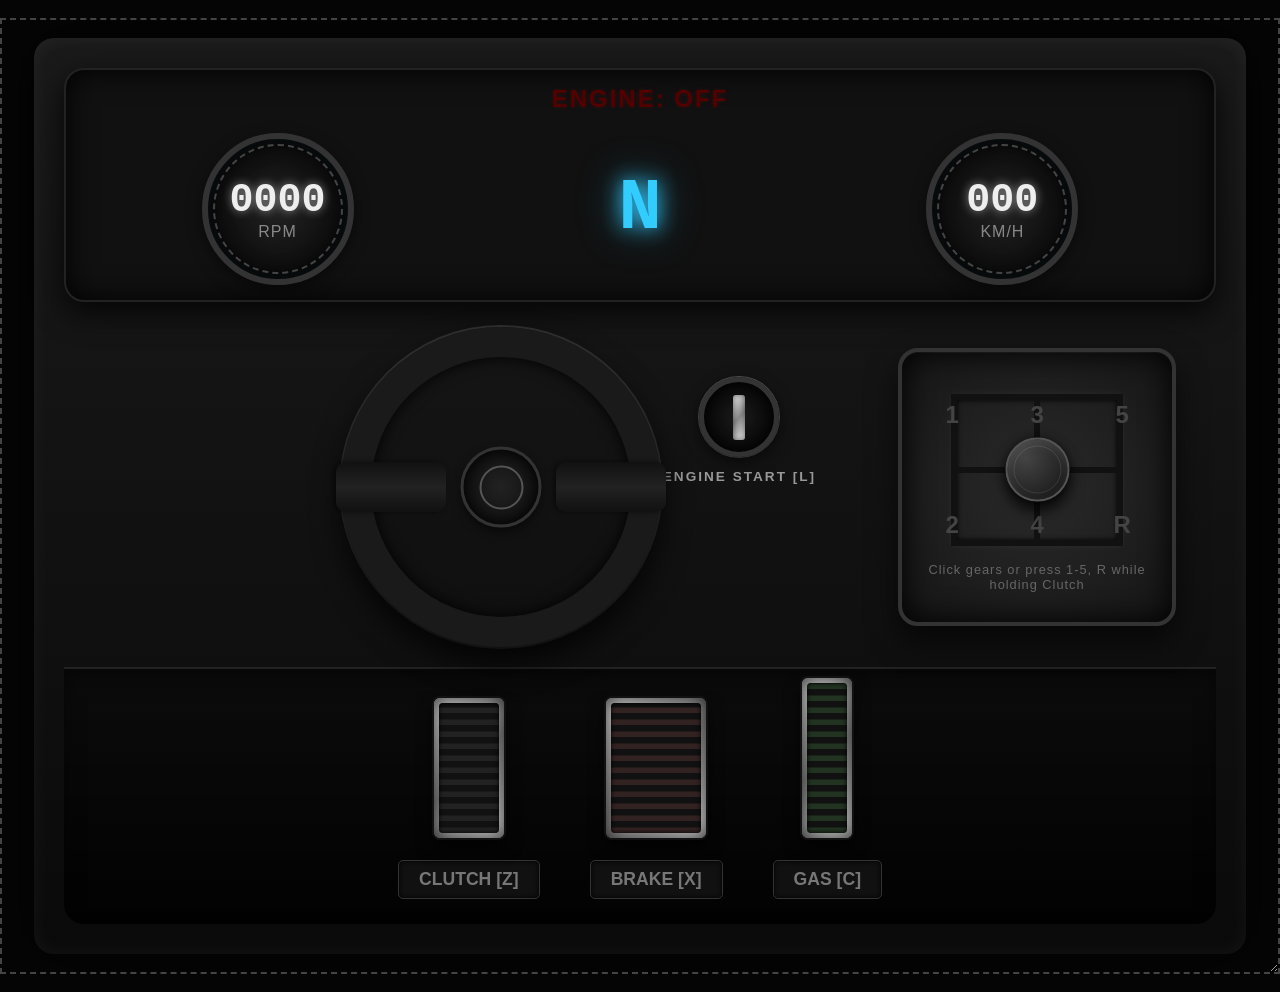
<file: index.html>
<!DOCTYPE html>
<html lang="en">

<head>
    <meta charset="UTF-8">
    <meta name="viewport" content="width=device-width, initial-scale=1.0, maximum-scale=1.0, user-scalable=no">
    <title>Car Simulation</title>
    <link rel="stylesheet" href="style.css">
</head>

<body>
    <!-- User modifiable wrapper -->
    <div class="user-modifiable-wrapper"
        style="width: 100%; min-height: 100vh; display: flex; justify-content: center; align-items: center; border: 2px dashed #444; overflow: auto; resize: both; margin: 0 auto; box-sizing: border-box; padding: 2vh 0;">
        <div class="simulation-container">
            <!-- Dashboard -->
            <div class="dashboard">
                <div class="indicator engine-status" id="engine-status">ENGINE: OFF</div>
                <div class="gauges">
                    <div class="gauge rpm-gauge">
                        <span class="value" id="rpm-value">0</span>
                        <span class="unit">RPM</span>
                    </div>
                    <div class="gear-display" id="current-gear">N</div>
                    <div class="gauge speed-gauge">
                        <span class="value" id="speed-value">0</span>
                        <span class="unit">KM/H</span>
                    </div>
                </div>
            </div>

            <!-- Controls Area -->
            <div class="controls-area">
                <!-- Steering Wheel -->
                <div class="steering-column">
                    <div class="steering-wheel" id="steering-wheel" title="Drag to turn">
                        <div class="wheel-center"></div>
                        <div class="wheel-spoke top"></div>
                        <div class="wheel-spoke left"></div>
                        <div class="wheel-spoke right"></div>
                    </div>
                </div>

                <!-- Ignition Key -->
                <div class="ignition">
                    <div class="key-slot" id="key-slot" title="Click to Start/Stop Engine">
                        <div class="key" id="car-key"></div>
                    </div>
                    <label>ENGINE START [L]</label>
                </div>

                <!-- Gearbox -->
                <div class="gearbox-container">
                    <div class="gearbox">
                        <div class="pattern"></div>
                        <div class="gears">
                            <div class="gear-slot" data-gear="1">1</div>
                            <div class="gear-slot" data-gear="3">3</div>
                            <div class="gear-slot" data-gear="5">5</div>
                            <div class="gear-slot" data-gear="2">2</div>
                            <div class="gear-slot" data-gear="4">4</div>
                            <div class="gear-slot" data-gear="R">R</div>
                        </div>
                        <div class="gear-stick" id="gear-stick">
                            <div class="knob"></div>
                        </div>
                    </div>
                    <div class="gearbox-label">Click gears or press 1-5, R while holding Clutch</div>
                </div>
            </div>

            <!-- Pedals -->
            <div class="pedals-container">
                <div class="pedal clutch-pedal" id="clutch" data-pedal="clutch">
                    <div class="pedal-pad"></div>
                    <label>CLUTCH [Z]</label>
                </div>
                <div class="pedal brake-pedal" id="brake" data-pedal="brake">
                    <div class="pedal-pad wide"></div>
                    <label>BRAKE [X]</label>
                </div>
                <div class="pedal gas-pedal" id="gas" data-pedal="gas">
                    <div class="pedal-pad tall"></div>
                    <label>GAS [C]</label>
                </div>
            </div>
        </div>
    </div>
    <script src="script.js"></script>
</body>

</html>
</file>
<file: style.css>
:root {
    --bg-color: #050505;
    --dashboard-bg: #111;
    --text-color: #eee;
    --accent-red: #ff3333;
    --accent-blue: #33ccff;
    --accent-green: #33ff33;
    --pedal-bg: #333;
    --pedal-active: #555;
    --chrome: linear-gradient(135deg, #e0e0e0, #888, #e0e0e0);
}

body {
    margin: 0;
    padding: 0;
    background-color: var(--bg-color);
    color: var(--text-color);
    font-family: 'Segoe UI', Tahoma, Geneva, Verdana, sans-serif;
    display: flex;
    justify-content: center;
    align-items: center;
    min-height: 100vh;
    overflow-y: auto;
    overflow-x: hidden;
    user-select: none;
    padding: 2vh 0;
    box-sizing: border-box;
}

.simulation-container {
    width: 95%;
    max-width: 1400px;
    height: 100%;
    min-height: 500px;
    background: linear-gradient(to bottom, #1a1a1a, #0a0a0a);
    border-radius: 20px;
    box-shadow: 0 0 50px rgba(0, 0, 0, 0.8), inset 0 0 20px rgba(255, 255, 255, 0.05);
    display: flex;
    flex-direction: column;
    padding: 30px;
    box-sizing: border-box;
    position: relative;
}

/* Dashboard */
.dashboard {
    background: var(--dashboard-bg);
    border-radius: 20px;
    padding: 15px;
    /* Reduced from 20 */
    margin-bottom: 25px;
    /* Reduced from 40 */
    border: 2px solid #222;
    box-shadow: inset 0 0 30px #000, 0 10px 30px rgba(0, 0, 0, 0.8);
    backdrop-filter: blur(10px);
}

.engine-status {
    text-align: center;
    font-weight: bold;
    font-size: 1.5rem;
    color: #550000;
    margin-bottom: 20px;
    text-shadow: 0 0 5px #ff000022;
    transition: color 0.3s, text-shadow 0.3s;
    letter-spacing: 2px;
}

.engine-status.on {
    color: var(--accent-green);
    text-shadow: 0 0 15px var(--accent-green);
}

.gauges {
    display: flex;
    justify-content: space-around;
    align-items: center;
}

.gauge {
    display: flex;
    flex-direction: column;
    align-items: center;
    background: radial-gradient(circle, #222, #000);
    border: 6px solid #333;
    border-radius: 50%;
    width: 140px;
    /* Reduced from 180 */
    height: 140px;
    /* Reduced from 180 */
    justify-content: center;
    box-shadow: inset 0 0 20px rgba(0, 0, 0, 0.8), 0 5px 15px rgba(0, 0, 0, 0.5), inset 0 0 10px rgba(51, 204, 255, 0.1);
    position: relative;
}

.gauge::before {
    content: '';
    position: absolute;
    top: 5px;
    left: 5px;
    right: 5px;
    bottom: 5px;
    border: 2px dashed #444;
    border-radius: 50%;
    pointer-events: none;
}

.gauge .value {
    font-size: 2.5rem;
    /* Reduced from 3.5 */
    font-weight: bold;
    color: var(--text-color);
    font-family: 'Courier New', Courier, monospace;
    text-shadow: 0 0 10px rgba(255, 255, 255, 0.5);
}

.gauge .unit {
    font-size: 1rem;
    color: #888;
    letter-spacing: 1px;
}

.gear-display {
    font-size: 4.5rem;
    /* Reduced from 6.0 */
    font-weight: bold;
    color: var(--accent-blue);
    text-shadow: 0 0 20px var(--accent-blue), 0 0 40px rgba(51, 204, 255, 0.5);
    width: 90px;
    text-align: center;
    font-family: 'Courier New', Courier, monospace;
}

/* Controls Area (Wheel, Key, Gearbox) */
.controls-area {
    display: flex;
    justify-content: space-between;
    align-items: center;
    flex: 1;
    position: relative;
    padding: 0 40px;
}

/* Steering Wheel */
.steering-column {
    flex: 1;
    display: flex;
    justify-content: center;
}

.steering-wheel {
    width: 260px;
    /* Reduced from 320 */
    height: 260px;
    /* Reduced from 320 */
    border: 30px solid #1a1a1a;
    /* Reduced from 35 */
    border-radius: 50%;
    position: relative;
    box-shadow: inset 0 0 15px #000, 0 15px 30px rgba(0, 0, 0, 0.8), 0 0 0 2px #333;
    transition: transform 0.1s;
    cursor: grab;
    z-index: 10;
    background: radial-gradient(circle transparent 50%, rgba(0, 0, 0, 0.3));
}

.steering-wheel:active {
    cursor: grabbing;
}

.wheel-center {
    position: absolute;
    top: 50%;
    left: 50%;
    transform: translate(-50%, -50%);
    width: 75px;
    /* Reduced from 90 */
    height: 75px;
    /* Reduced from 90 */
    background: radial-gradient(circle, #222, #0a0a0a);
    border-radius: 50%;
    border: 3px solid #333;
    box-shadow: inset 0 0 15px #000, 0 5px 10px rgba(0, 0, 0, 0.5);
    display: flex;
    justify-content: center;
    align-items: center;
}

.wheel-center::after {
    content: '';
    width: 40px;
    height: 40px;
    border: 2px solid #555;
    border-radius: 50%;
}

.wheel-spoke {
    position: absolute;
    background: linear-gradient(90deg, #111, #222, #111);
    box-shadow: 0 2px 5px rgba(0, 0, 0, 0.5);
}

.wheel-spoke.top {
    display: none;
}

.wheel-spoke.left {
    width: 50px;
    height: 110px;
    top: 50%;
    left: -5px;
    transform: translateY(-50%) rotate(90deg);
    border-radius: 10px;
}

.wheel-spoke.right {
    width: 50px;
    height: 110px;
    top: 50%;
    right: -5px;
    transform: translateY(-50%) rotate(90deg);
    border-radius: 10px;
}

.wheel-spoke.bottom {
    width: 110px;
    height: 50px;
    bottom: -5px;
    left: 50%;
    transform: translateX(-50%) rotate(90deg);
    border-radius: 10px;
}

/* Ignition Key */
.ignition {
    display: flex;
    flex-direction: column;
    align-items: center;
    position: absolute;
    top: 50px;
    right: 400px;
    /* Adjusted */
    z-index: 5;
}

.key-slot {
    width: 70px;
    height: 70px;
    border-radius: 50%;
    background: radial-gradient(circle, #1a1a1a, #000);
    border: 5px solid #333;
    display: flex;
    justify-content: center;
    align-items: center;
    cursor: pointer;
    position: relative;
    box-shadow: inset 0 0 15px rgba(0, 0, 0, 0.9), 0 5px 15px rgba(0, 0, 0, 0.6), 0 0 0 1px #555;
    margin-bottom: 12px;
    transition: box-shadow 0.2s;
}

.key-slot:hover {
    box-shadow: inset 0 0 15px rgba(0, 0, 0, 0.9), 0 5px 15px rgba(0, 0, 0, 0.6), 0 0 0 2px var(--accent-red);
}

.key {
    width: 12px;
    height: 45px;
    background: var(--chrome);
    border-radius: 3px;
    transition: transform 0.3s cubic-bezier(0.4, 0.0, 0.2, 1);
    transform-origin: bottom center;
    box-shadow: inset 0 0 5px rgba(0, 0, 0, 0.5);
}

.key.cranking {
    transform: rotate(45deg);
    box-shadow: inset 0 0 10px rgba(0, 0, 0, 0.8);
}

.key.on {
    transform: rotate(90deg);
}

.ignition label {
    font-size: 0.85rem;
    color: #999;
    letter-spacing: 2px;
    font-weight: bold;
}

/* Gearbox */
.gearbox-container {
    width: 240px;
    /* Reduced from 280 */
    height: 240px;
    /* Reduced from 280 */
    background: radial-gradient(circle, #2a2a2a, #151515);
    border: 4px solid #333;
    border-radius: 20px;
    padding: 15px;
    /* Reduced from 20 */
    box-shadow: inset 0 0 30px #000, 0 15px 30px rgba(0, 0, 0, 0.6), inset 0 1px 1px rgba(255, 255, 255, 0.1);
    position: relative;
    display: flex;
    flex-direction: column;
}

.gearbox-label {
    text-align: center;
    color: #666;
    font-size: 0.8rem;
    margin-top: -10px;
    margin-bottom: 15px;
    letter-spacing: 1px;
}

.gearbox {
    position: relative;
    flex: 1;
}

.pattern {
    position: absolute;
    top: 50%;
    left: 50%;
    transform: translate(-50%, -50%);
    width: 160px;
    height: 140px;
    border-top: 6px solid #111;
    border-bottom: 6px solid #111;
    border-left: 6px solid #111;
    border-right: 6px solid #111;
    box-shadow: inset 0 0 5px #000, 0 0 5px rgba(255, 255, 255, 0.05);
}

.pattern::before {
    content: '';
    position: absolute;
    top: 50%;
    left: 0;
    width: 100%;
    height: 6px;
    background: #111;
    transform: translateY(-50%);
}

.pattern::after {
    content: '';
    position: absolute;
    top: 0;
    left: 50%;
    width: 6px;
    height: 100%;
    background: #111;
    transform: translateX(-50%);
}

.gears {
    position: relative;
    width: 100%;
    height: 100%;
    display: grid;
    grid-template-columns: 1fr 1fr 1fr;
    grid-template-rows: 1fr 1fr;
    gap: 15px;
}

.gear-slot {
    display: flex;
    justify-content: center;
    align-items: center;
    font-size: 1.5rem;
    /* Reduced from 1.8 */
    font-weight: bold;
    color: #444;
    cursor: pointer;
    transition: all 0.2s;
    user-select: none;
    z-index: 2;
    border-radius: 50%;
}

.gear-slot:hover {
    color: #888;
    background: rgba(255, 255, 255, 0.05);
}

.gear-slot.active {
    color: var(--accent-red);
    text-shadow: 0 0 10px var(--accent-red);
}

.gear-stick {
    position: absolute;
    width: 25px;
    height: 25px;
    background: transparent;
    top: 50%;
    left: 50%;
    transform: translate(-50%, -50%);
    transition: all 0.25s cubic-bezier(0.25, 0.8, 0.25, 1);
    z-index: 3;
    pointer-events: auto;
    /* Changed to auto so it can be dragged */
    cursor: grab;
}

.gear-stick.dragging {
    transition: none !important;
    /* Disable snapping while user is dragging */
    cursor: grabbing;
}

.gear-stick .knob {
    width: 60px;
    height: 60px;
    background: radial-gradient(circle at 30% 30%, #444, #111);
    border: 2px solid #555;
    border-radius: 50%;
    position: absolute;
    top: 50%;
    left: 50%;
    transform: translate(-50%, -50%);
    box-shadow: inset 0 5px 10px rgba(255, 255, 255, 0.1), 0 10px 15px rgba(0, 0, 0, 0.8), 0 0 10px rgba(0, 0, 0, 0.5);
}

.gear-stick .knob::after {
    content: '';
    position: absolute;
    top: 10%;
    left: 10%;
    right: 10%;
    bottom: 10%;
    border: 1px solid rgba(255, 255, 255, 0.1);
    border-radius: 50%;
}

.gear-stick.g-1 {
    top: 20%;
    left: 16.6%;
}

.gear-stick.g-2 {
    top: 80%;
    left: 16.6%;
}

.gear-stick.g-3 {
    top: 20%;
    left: 50%;
}

.gear-stick.g-4 {
    top: 80%;
    left: 50%;
}

.gear-stick.g-5 {
    top: 20%;
    left: 83.3%;
}

.gear-stick.g-R {
    top: 80%;
    left: 83.3%;
}

/* Pedals */
.pedals-container {
    display: flex;
    justify-content: center;
    align-items: flex-end;
    gap: 50px;
    /* Reduced from 70px */
    height: 230px;
    /* Reduced from 350px */
    padding-bottom: 25px;
    /* Reduced from 30px */
    border-top: 2px solid #222;
    background: linear-gradient(to bottom, rgba(0, 0, 0, 0.2), rgba(0, 0, 0, 0.8));
    border-radius: 0 0 20px 20px;
    box-shadow: inset 0 10px 20px rgba(0, 0, 0, 0.5);
    margin-top: 20px;
}

.pedal {
    display: flex;
    flex-direction: column;
    align-items: center;
    cursor: pointer;
}

.pedal label {
    margin-top: 20px;
    font-size: 1.1rem;
    font-weight: bold;
    color: #777;
    background: #111;
    padding: 8px 20px;
    border-radius: 5px;
    text-transform: uppercase;
    box-shadow: inset 0 0 5px #000;
    border: 1px solid #333;
}

.pedal-pad {
    width: 70px;
    height: 140px;
    background: var(--chrome);
    border-radius: 8px;
    box-shadow: inset 0 0 20px rgba(0, 0, 0, 0.8), 0 10px 15px rgba(0, 0, 0, 0.6);
    transition: transform 0.1s cubic-bezier(0.1, 2, 0.5, 1), box-shadow 0.1s;
    transform-origin: top center;
    position: relative;
    border: 2px solid #111;
}

.pedal-pad::after {
    content: '';
    position: absolute;
    top: 5px;
    left: 5px;
    right: 5px;
    bottom: 5px;
    background: repeating-linear-gradient(0deg,
            #222,
            #222 5px,
            #111 6px,
            #111 12px);
    border-radius: 4px;
    box-shadow: inset 0 0 5px #000;
}

.pedal-pad.wide {
    width: 100px;
}

/* Reduced from 120 */
.pedal-pad.tall {
    height: 160px;
    width: 50px;
}

/* Reduced from 180x60 */

.pedal.pressed .pedal-pad {
    transform: perspective(400px) rotateX(25deg) translateY(15px);
    box-shadow: inset 0 0 25px rgba(0, 0, 0, 0.9), 0 2px 5px rgba(0, 0, 0, 0.5);
}

.pedal.clutch-pedal .pedal-pad::after {
    background: repeating-linear-gradient(0deg, #222, #222 5px, #111 6px, #111 12px);
}

.pedal.brake-pedal .pedal-pad::after {
    background: repeating-linear-gradient(0deg, #322, #322 5px, #111 6px, #111 12px);
}

.pedal.gas-pedal .pedal-pad::after {
    background: repeating-linear-gradient(0deg, #232, #232 5px, #111 6px, #111 12px);
}

/* --- RESPONSIVE DESIGN --- */

@media (max-width: 1200px) {
    .ignition {
        right: 5%;
    }
}

@media (max-width: 992px) {
    body {
        height: auto;
        overflow: auto;
        /* Allow scrolling on smaller devices */
        padding: 20px 0;
    }

    .simulation-container {
        height: auto;
        min-height: 95vh;
        padding: 20px;
    }

    .controls-area {
        flex-direction: column;
        gap: 40px;
        padding: 20px 0;
    }

    .ignition {
        position: relative;
        top: 0;
        right: 0;
        margin-bottom: 20px;
        order: -1;
        /* Move ignition above the steering wheel on mobile */
    }

    .gauges {
        flex-wrap: wrap;
        gap: 20px;
    }

    .dashboard {
        margin-bottom: 20px;
    }
}

@media (max-width: 768px) {
    .pedals-container {
        gap: 20px;
        height: 250px;
    }
}

@media (max-width: 600px) {
    .simulation-container {
        /* Force scale down the entire container to ensure it fits */
        transform: scale(0.65);
        transform-origin: top center;
        margin-top: -10vh; /* Adjust for the visual offset caused by scaling */
        height: auto;
        min-height: auto;
    }

    .controls-area {
        gap: 15px; /* Tighter gap on extreme scale */
    }

    .gauge {
        width: 110px;
        height: 110px;
        border-width: 4px;
    }

    .gauge .value {
        font-size: 2rem;
    }

    .gear-display {
        font-size: 3.5rem;
        width: 80px;
    }

    .steering-wheel {
        width: 250px;
        height: 250px;
        border-width: 25px;
    }

    .wheel-center {
        width: 70px;
        height: 70px;
    }

    .wheel-center::after {
        width: 30px;
        height: 30px;
    }

    .gearbox-container {
        width: 100%;
        max-width: 280px;
        padding: 10px;
    }

    .pedals-container {
        gap: 10px;
        height: 220px;
    }

    .pedal-pad {
        width: 50px;
        height: 110px;
    }

    .pedal-pad.wide {
        width: 80px;
    }

    .pedal-pad.tall {
        height: 140px;
        width: 40px;
    }

    .pedal label {
        font-size: 0.8rem;
        padding: 5px 10px;
    }
}

/* Specific layout for tall narrow mobile phones (iPhone 11 style) */
@media (max-width: 450px) and (min-height: 700px) {
    .simulation-container {
        /* Remove the aggressive scale from the generic 600px breakpoint for tall phones */
        transform: none;
        margin-top: 0;
        height: 100vh;
        min-height: 100vh;
        padding: 4vh 5px 2vh 5px;
        justify-content: space-between;
    }

    .dashboard {
        height: auto;
        padding: 15px 5px;
        margin-bottom: 0;
    }

    .gauge {
        width: 85px;
        height: 85px;
        border-width: 3px;
    }

    .gauge .value {
        font-size: 1.4rem;
    }

    .gear-display {
        font-size: 3rem;
        width: 60px;
    }

    .controls-area {
        flex-direction: row;
        gap: 0;
        padding: 0;
        align-items: flex-start;
        margin: 2vh 0;
    }

    /* Force items to sit on one line: Ignition - Wheel - Gearbox */
    .ignition {
        position: relative;
        margin-top: 5vh;
        order: 1;
        width: 60px;
        transform: scale(0.85);
    }

    .steering-column {
        order: 2;
        flex: 1;
    }

    .steering-wheel {
        width: 160px;
        height: 160px;
        border-width: 15px;
    }

    .wheel-center {
        width: 45px;
        height: 45px;
        border-width: 2px;
    }

    .wheel-center::after {
        width: 20px;
        height: 20px;
    }

    .gearbox-container {
        position: relative;
        order: 3;
        margin-top: 5vh;
        width: 100px;
        height: 110px;
        padding: 5px;
        max-width: none;
        transform: scale(0.85);
        transform-origin: top right;
    }

    .pedals-container {
        height: auto;
        padding: 15px 0 25px 0;
        margin-top: 0;
    }

    .pedal-pad {
        height: 90px;
    }
    
    .pedal-pad.wide {
        height: 90px;
    }
    
    .pedal-pad.tall {
        height: 110px;
    }
}


/* For screens that are short, scale down elements vertically */
@media (max-height: 850px) {
    .simulation-container {
        /* Force scale down for short screens like landscape mobile or small laptops */
        transform: scale(0.70);
        transform-origin: top center;
        margin-top: -5vh;
        height: auto;
        min-height: auto;
    }

    .dashboard {
        margin-bottom: 20px;
        padding: 10px;
    }

    .gauge {
        width: 120px;
        height: 120px;
        border-width: 4px;
    }

    .gauge .value {
        font-size: 2.5rem;
    }

    .gear-display {
        font-size: 4rem;
        width: 80px;
    }

    .steering-wheel {
        width: 220px;
        height: 220px;
        border-width: 25px;
    }

    .wheel-center {
        width: 60px;
        height: 60px;
    }

    .gearbox-container {
        width: 200px;
        height: 220px;
        padding: 10px;
    }

    .gears {
        gap: 10px;
    }

    .gear-slot {
        font-size: 1.5rem;
    }

    .pedals-container {
        gap: 40px;
        height: 250px;
        padding-bottom: 15px;
    }

    .pedal-pad {
        width: 60px;
        height: 100px;
    }

    .pedal-pad.wide {
        width: 90px;
    }

    .pedal-pad.tall {
        height: 130px;
        width: 45px;
    }

    .pedal label {
        margin-top: 10px;
        font-size: 0.9rem;
    }
}
</file>
